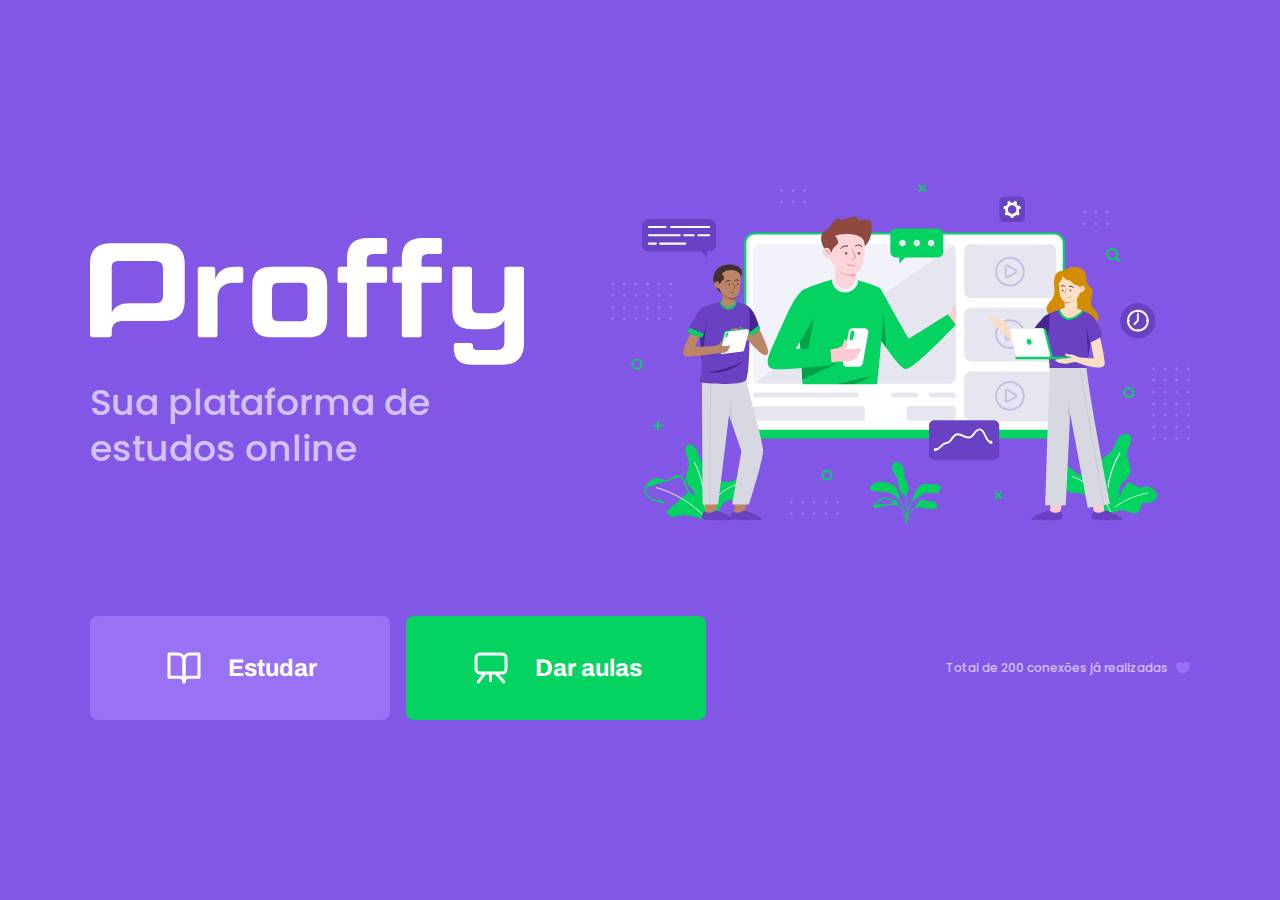
<file: index.html>
<!DOCTYPE html>
<html lang="pt-br">

<head>
    <meta charset="UTF-8">
    <meta http-equiv="X-UA-Compatible" content="IE=edge">
    <meta name="viewport" content="width=device-width, initial-scale=1.0">
    <meta name="theme-color" content="#8257E5">
    
    <link href="./styles/main.css" rel="stylesheet">
    <link href="./styles/partials/page-landing.css" rel="stylesheet">

    <link href="https://fonts.googleapis.com/css2?family=Archivo:wght@400;700&amp;family=Poppins:wght@400;600&amp;display=swap" rel="stylesheet">
    <link href="./images/favicon.png" rel="shortcut icon">
    
    <title>Proffy | Sua plataforma de estudos</title>
</head>

<body id="page-landing">

    <div id="container">
        <div class="logo-container">

            <img src="./images/logo.svg" alt="Proffy">

            <h2>Sua plataforma de estudos online</h2>
        </div>

        <img class="hero-image" src="./images/landing.svg" alt="Plataforma de Estudos">


        <div class="buttons-container">
            <a class="study" href="./study.html">
                <img src="./images/icons/study.svg" alt="Estudar">
                Estudar
            </a>
            <a class="give-classes" href="./give-classes.html">
                <img src="./images/icons/give-classes.svg" alt="Dar aulas">
                Dar aulas
            </a>
        </div>
        
        <p class="total-connections">
            Total de 200 conexões já realizadas
            <img src="./images/icons/purple-heart.svg" alt="Coração roxo">
        </p>
    </div>


</body>

</html>
</file>
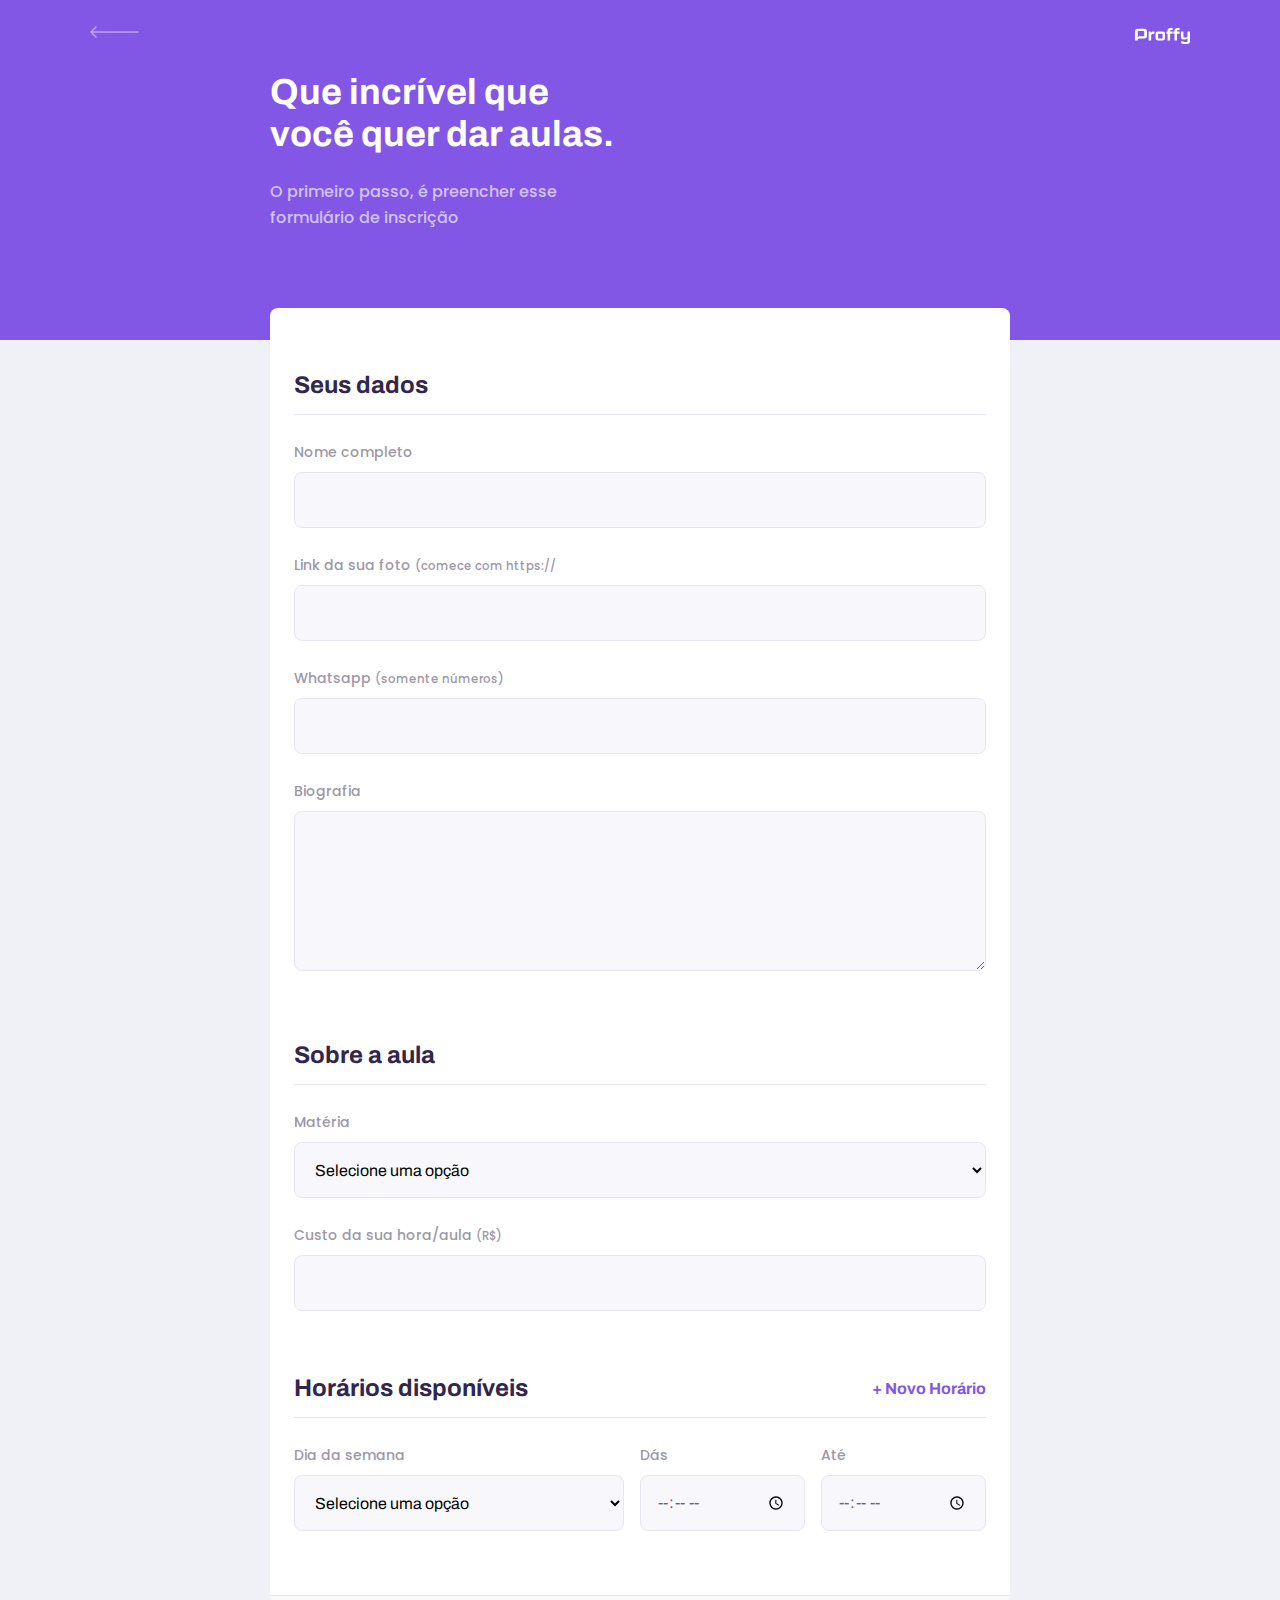
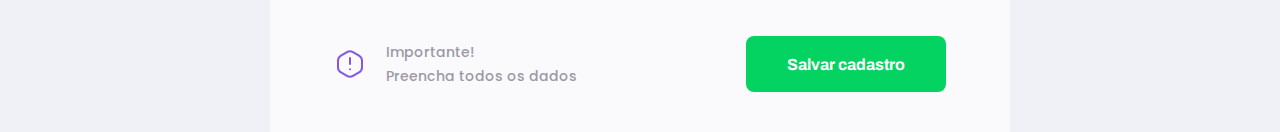
<file: give-classes.html>
<!DOCTYPE html>
<html lang="pt-br">

<head>
    <meta charset="UTF-8">
    <meta http-equiv="X-UA-Compatible" content="IE=edge">
    <meta name="viewport" content="width=device-width, initial-scale=1.0">

    <link href="./styles/main.css" rel="stylesheet">
    <link href="./styles/partials/header.css" rel="stylesheet">
    <link href="./styles/partials/page-give-classes.css" rel="stylesheet">
    <link href="./styles/partials/forms.css" rel="stylesheet">

    <link
        href="https://fonts.googleapis.com/css2?family=Archivo:wght@400;700&amp;family=Poppins:wght@400;600&amp;display=swap"
        rel="stylesheet">
    <link href="./images/favicon.png" rel="shortcut icon">
    <title>Proffy | Sua plataforma de estudos</title>
</head>

<body id="page-give-classes">

    <div id="container">
        <header class="page-header">
            <div class="top-bar-container">
                <a href="./index.html">
                    <img src="./images/icons/back.svg" alt="Voltar">
                </a>
                <img src="./images/logo.svg" alt="Proffy">
            </div>

            <div class="header-content">
                <strong>Que incrível que você quer dar aulas.</strong>
                <p>O primeiro passo, é preencher esse formulário de inscrição</p>
            </div>
        </header>

        <main>
            <form action="" id="create-class">
                <fieldset>
                    <legend>Seus dados</legend>

                    <div class="input-block">
                        <label for="name">Nome completo</label>
                        <input name="name" id="name" required>
                    </div>

                    <div class="input-block">
                        <label for="avatar">Link da sua foto <small>(comece com https://</small></label>
                        <input name="avatar" id="avatar" type="url" required>
                    </div>

                    <div class="input-block">
                        <label for="whatsapp">Whatsapp <small>(somente números)</small></label>
                        <input name="whatsapp" id="whatsapp" type="number" required>
                    </div>

                    <div class="textarea-block">
                        <label for="bio">Biografia</label>
                        <textarea name="bio" id="bio" required></textarea>
                    </div>

                </fieldset>

                <fieldset>
                    <legend>Sobre a aula</legend>
                    <div class="select-block">
                        <label for="subject">Matéria</label>
                        <select name="subject" id="subject" required>
                            <option value="">Selecione uma opção</option>
                            <option value="1">Artes</option>
                            <option value="2">Biologia</option>
                            <option value="3">Ciências</option>
                            <option value="4">Educação física</option>
                            <option value="5">Física</option>
                            <option value="6">Geografia</option>
                            <option value="7">História</option>
                            <option value="8">Matemática</option>
                            <option value="9">Português</option>
                            <option value="10">Química</option>
                        </select>
                    </div>

                    <div class="input-block">
                        <label for="cost">Custo da sua hora/aula
                            <small>(R$)</small>
                        </label>
                        <input type="cost" id="cost" type="number" required>
                    </div>
                </fieldset>

                <fieldset id="schedule-items">
                    <legend>Horários disponíveis
                        <button type="button" id="add-time">+ Novo Horário</button>
                    </legend>

                    <div class="schedule-item">

                        <div class="select-block">
                            <label for="weekday">Dia da semana</label>
                            <select name="weekday[]" required>
                                <option value="">Selecione uma opção</option>
                                <option value="0">Domingo</option>
                                <option value="1">Segunda-feira</option>
                                <option value="2">Terça-feira</option>
                                <option value="3">Quarta-feira</option>
                                <option value="4">Quinta-feira</option>
                                <option value="5">Sexta-feira</option>
                                <option value="6">Sábado</option>
                            </select>
                        </div>

                        <div class="input-block">
                            <label for="time_from">Dás</label>
                            <input type="time" name="time_from[]" required>
                        </div>

                        <div class="input-block">
                            <label for="time_to">Até</label>
                            <input type="time" name="time_to[]" required>
                        </div>

                    </div>
                    <!-- <div class="cancel">
                        <button type="button" id="cancel">- Cancelar Horário</button>
                    </div> -->
                </fieldset>
            </form>

            <footer>
                <p>
                    <img src="./images/icons/warning.svg" alt="Aviso importante">
                    Importante! <br> Preencha todos os dados
                </p>

                <button type="submit" form="create-class">Salvar cadastro</button>
            </footer>

        </main>
    </div>


    <script src="./scripts/addField.js"></script>
</body>

</html>
</file>
<file: styles/main.css>
:root {
    --color-background: #F0F0F7;
    --color-primary-lighter: #9871F5;
    --color-primary-light: #916BEA;
    --color-primary: #8257E5;
    --color-primary-dark: #774DD6;
    --color-primary-darker: #6842c2;
    --color-secondary: #04D361;
    --color-secondary-dark: #04BF58;
    --color-title-in-primary: #FFFFFF;
    --color-text-in-primary: #D4C2FF;
    --color-text-title: #32264D;
    --color-text-complement: #9C98A6;
    --color-text-base: #6A6180;
    --color-line-in-white: #E6E6F0;
    --color-input-background: #F8F8FC;
    --color-button-text: #FFFFFF;
    --color-box-base: #FFFFFF;
    --color-box-footer: #FAFAFC;
    --color-small-info: #C1BCCC;
    font-size: 60%;
}

* {
    margin: 0;
    padding: 0;
    box-sizing: border-box;
}

html,
body {
    height: 100vh;
}

body {
    background-color: var(--color-background);
    display: flex;
    align-items: center;
    justify-content: center;
}

body,
input,
button,
textarea {
    font: 500 1.6rem Poppins;
    color: var(--color-text-base);
}

#container {
    width: 90vw;
    max-width: 700px;
}

@media (min-width: 700px) {
    :root {
        font-size: 62.5%;
    }
}
</file>
<file: styles/partials/page-landing.css>
#page-landing {
    background-color: var(--color-primary);
}

#page-landing #container {
    color: var(--color-text-in-primary);
}

.logo-container {
    text-align: center;
    margin-bottom: 3.2rem;
}

.logo-container h2 {
    font-weight: 500;
    font-size: 3.6rem;
    line-height: 4.6rem;
    margin-top: 0.8rem;
}

.logo-container img {
    height: 10rem;
}

.hero-image {
    width: 100%;
}

.buttons-container {
    display: flex;
    justify-content: center;
    margin: 3.2rem 0;
}

.buttons-container a {
    width: 30rem;
    height: 10.4rem;
    border-radius: 0.8rem;
    margin-right: 1.6rem;

    font: 700 2.4rem Archivo;

    display: flex;
    align-items: center;
    justify-content: center;

    text-decoration: none;

    color: var(--color-button-text);

    transition: background 0.2s;
}

.buttons-container a img {
    width: 4rem;
    margin-right: 2.4rem;
}

.buttons-container a.study {
    background: var(--color-primary-lighter);
}

.buttons-container a.study:hover {
    background: var(--color-primary-light);
}

.buttons-container a.give-classes {
    background: var(--color-secondary);
    margin-right: 0;
}

.buttons-container a.give-classes:hover {
    background: var(--color-secondary-dark);
}

.total-connections {
    font-size: 1.8rem;

    display: flex;
    align-items: center;
    justify-content: center;
}

.total-connections img {
    margin-left: 0.8rem;
}

@media (max-width: 699px) {
    :root {
        font-size: 40%;
    }
}

@media (min-width: 1100px) {
    #page-landing #container {
        max-width: 1100px;
        display: grid;
        grid-template-columns: 2fr 1fr 2fr;
        grid-template-rows: 350px 104px;
        grid-template-areas: 
        "proffy image image"
        "button button texting";
        column-gap: 87px;
        row-gap: 86px;
    }

    .logo-container {
        grid-area: proffy;
        text-align: initial;
        align-self: center;
        margin: 0;
    }

    .logo-container img {
        height: 127px;
    }

    .hero-image {
        grid-area: image;
        height: 350px;

    }

    .buttons-container {
        grid-area: button;
        justify-content: flex-start;
        margin: 0;
    }

    .total-connections {
        grid-area: texting;
        justify-self: end;
        font-size: 1.2rem;
    }

}
</file>
<file: styles/partials/header.css>
.page-header {
    background-color: var(--color-primary);

    display: flex;
    flex-direction: column;
}

.page-header .top-bar-container {
    width: 90%;

    margin: 0 auto;
    display: flex;
    align-items: center;
    justify-content: space-between;

    padding: 1.6rem 0;
}


.page-header .top-bar-container a {
    width: 3.2rem;
    transition: opacity 0.2;
}

.page-header .top-bar-container a:hover {
    opacity: 0.6;
}

.page-header .top-bar-container > img {
    height: 1.6rem;
}

.page-header .header-content {
    width: 90%;
    margin: 3.2rem auto;

    position: relative;
}

.page-header .header-content strong {
    font: 700 3.6rem Archivo;
    line-height: 4.2rem;
    color: var(--color-title-in-primary);
}

.page-header .header-content p {
    max-width: 30rem;
    font-size: 1.6rem;
    line-height: 2.6rem;
    color: var(--color-text-in-primary);
    margin-top: 2.4rem;
}

@media (min-width: 700px) {
    .page-header {
        height: 340px;
    }

    .page-header .top-bar-container {
        max-width: 1100px;
    }

    .page-header .header-content {
        max-width: 740px;

        margin: 0 auto;

        flex:1 1;
        padding-bottom: 48px;
        display: flex;
        flex-direction: column;
        justify-content: center;
    }

    .page-header .header-content strong {
        max-width: 350px;
    }
}
</file>
<file: styles/partials/page-give-classes.css>
#page-give-classes #container {
    width: 100vw;
    height: 100vh;
}

#page-give-classes .page-header .header-content {
    margin-bottom: 6.4rem;
}

#page-give-classes main {
    background: var(--color-box-base);
    width: 100%;
    max-width: 74rem;
    border-radius: 0.8rem;
    margin: -3.2rem auto 3.2rem;
    padding-top: 6.4rem;
}

#page-give-classes fieldset {
    border: none;

    padding: 0 2.4rem;
}

#page-give-classes fieldset legend {
    font: 700 2.4rem Archivo;
    color: var(--color-text-title);
    margin-bottom: 2.4rem;


    display: flex;
    align-items: center;
    justify-content: space-between;

    width: 100%;

    padding-bottom: 1.6rem;
    border-bottom: 1px solid var(--color-line-in-white);
}

#page-give-classes fieldset button {
    background: none;
    border: 0;

    color: var(--color-primary);

    font: 700 1.6rem Archivo;

    cursor: pointer;

    transition: 0.2s;
}

/* #page-give-classes fieldset .cancel button {
    margin-top: 2.4rem;
}

#page-give-classes fieldset .cancel {
    display: grid;
    justify-content: right;
} */

#page-give-classes fieldset legend button:hover {
    color: var(--color-primary-dark);
}

#page-give-classes fieldset+fieldset {
    margin-top: 6.4rem;
}

#page-give-classes .input-block+.input-block, 
#page-give-classes .input-block+.textarea-block,
#page-give-classes .select-block+.input-block {
    margin-top: 2.4rem;
}

#page-give-classes main footer {
    padding-bottom: 4rem 2.4rem;

    background: var(--color-box-footer);
    border-top: 1px solid var(--color-line-in-white);
    margin-top: 6.4rem;
}

#page-give-classes main footer p {
    display: flex;
    align-items: center;
    justify-content: center;

    font-size: 1.4rem;
    line-height: 2.4rem;

    color: var(--color-text-complement);
}

#page-give-classes main footer p img {
    margin-right: 2rem;
}

#page-give-classes main footer button {
    width: 100%;
    height: 5.6rem;
    background: var(--color-secondary);
    color: var(--color-button-text);
    border: 0;
    border-radius: 0.8rem;
    cursor: pointer;
    font: 700 1.6rem Archivo;

    display: flex;
    align-items: center;
    justify-content: center;
    text-decoration: none;

    transition: 0.2s;
    margin-top: 3.2rem;
}

#page-give-classes main footer button:hover {
    background: var(--color-secondary-dark);
}

.schedule-item+.schedule-item {
    margin-top: 3.2rem;
    padding-top: 3.2rem;

    border-top: 1px solid var(--color-line-in-white);
}

@media (min-width: 700px) {
    #page-give-classes #container {
        max-width: 100vw;
    }

    #page-give-classes #page-header .header-content {
        margin-bottom: 0;
    }

    #page-give-classes #page-header .header-content {
        padding: 0 64px;
    }

    .schedule-item {
        display: grid;
        grid-template-columns: 2fr 1fr 1fr;
        gap: 1.6rem;
    }

    .schedule-item .input-block {
        margin-top: 0;
    }

    #schedule-items .input-block+.input-block, 
    #schedule-items .select-block+.input-block {
        margin-top: 0;
    }

    #page-give-classes main footer {
        padding: 40px 64px;

        display: flex;
        align-items: center;
        justify-content: space-between;
    }

    #page-give-classes main footer button {
        margin-top: 0;
        width: 200px;
    }
}
</file>
<file: styles/partials/forms.css>
.select-block label,
.input-block label,
.textarea-block label {
    font-size: 1.4rem;
    color: var(--color-text-complement);
}

.select-block select,
.input-block input,
.textarea-block textarea {
    width: 100%;
    height: 5.6rem;
    margin-top: 0.8rem;
    border-radius: 0.8rem;
    background: var(--color-input-background);
    border: 1px solid var(--color-line-in-white);
    outline: 0;
    padding: 0 1.6rem;
    font: 1.6rem Archivo;
}

.textarea-block textarea {
    padding: 1.2rem 1.6rem;
    height: 16rem;

    resize: vertical;
}

.input-block,
.textarea-block {
    position: relative;
}

.input-block:focus-within::after,
.textarea-block:focus-within::after {
    content: "";

    width: calc(100% - 3.2rem);
    height: 2px;
    background: var(--color-primary-light);
    
    position: absolute;
    left: 1.6rem;
    right: 1.6rem;
    bottom: 0px;
}
</file>
